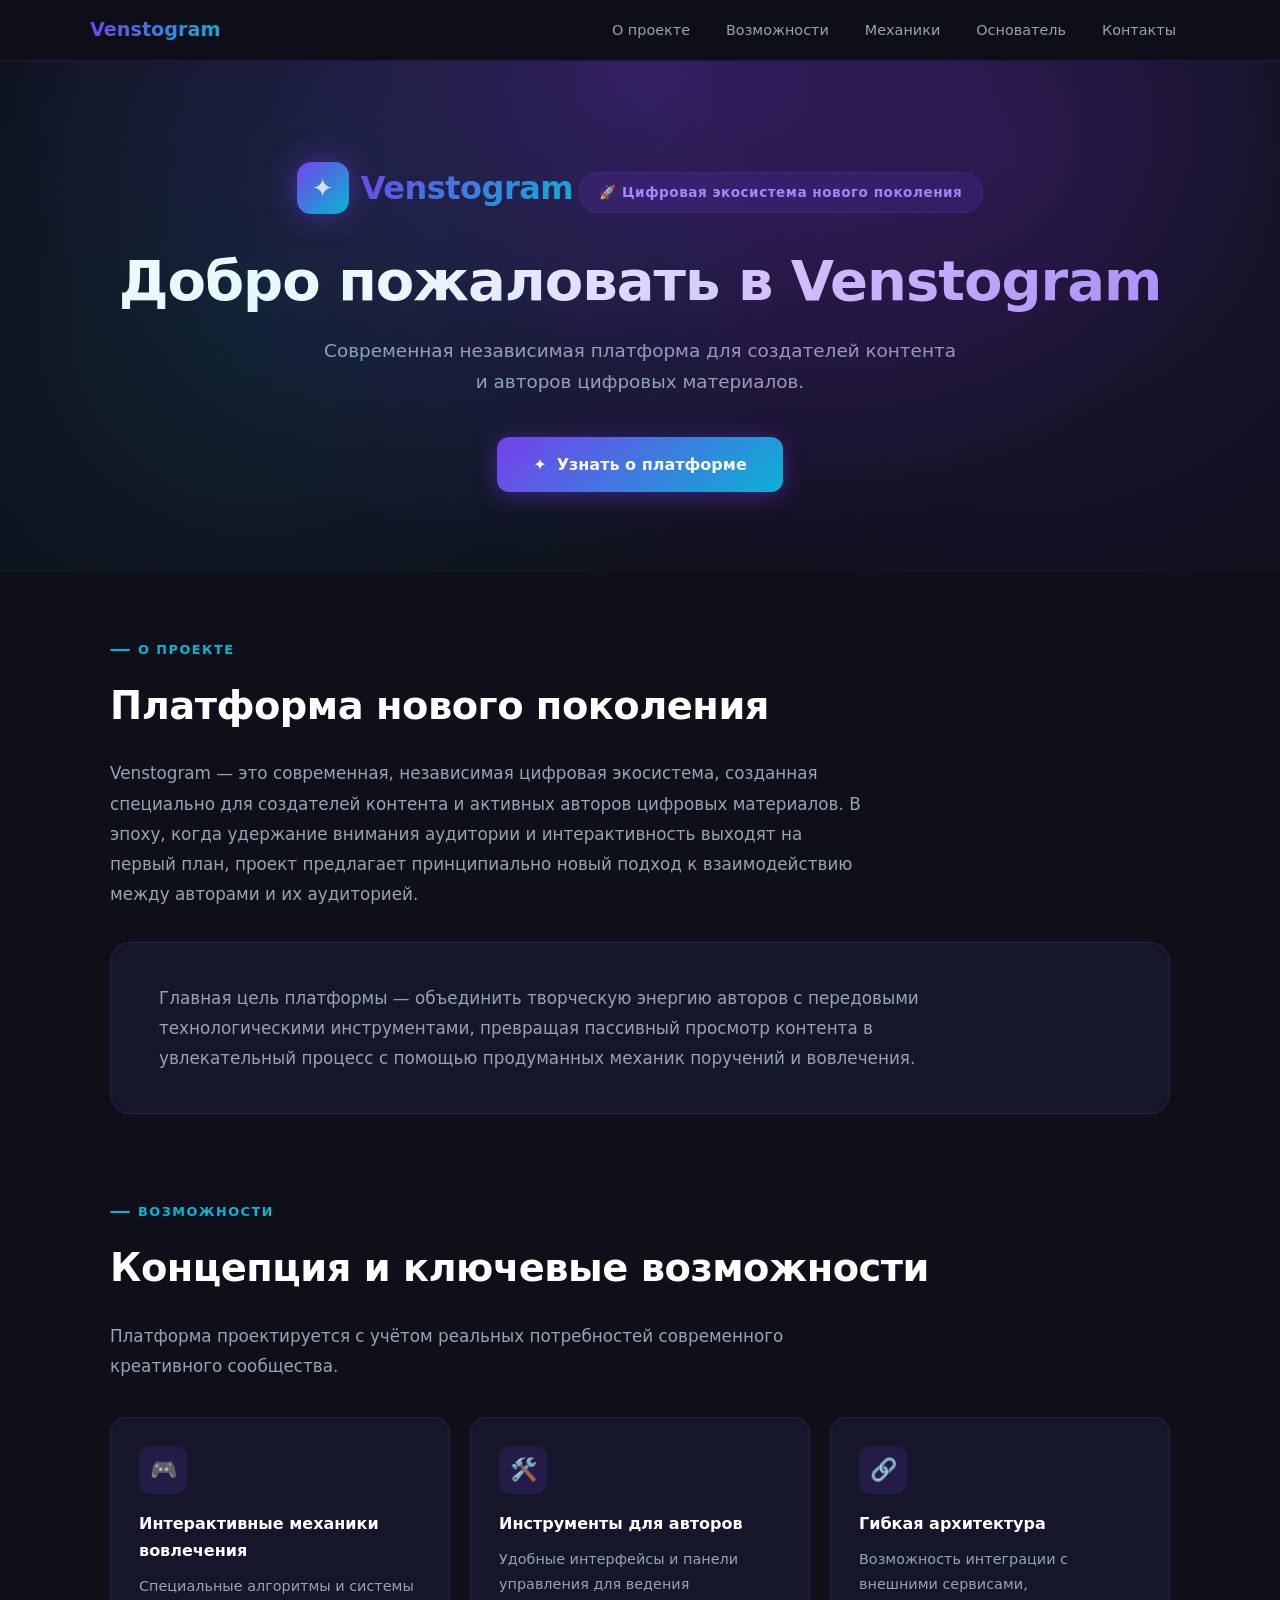
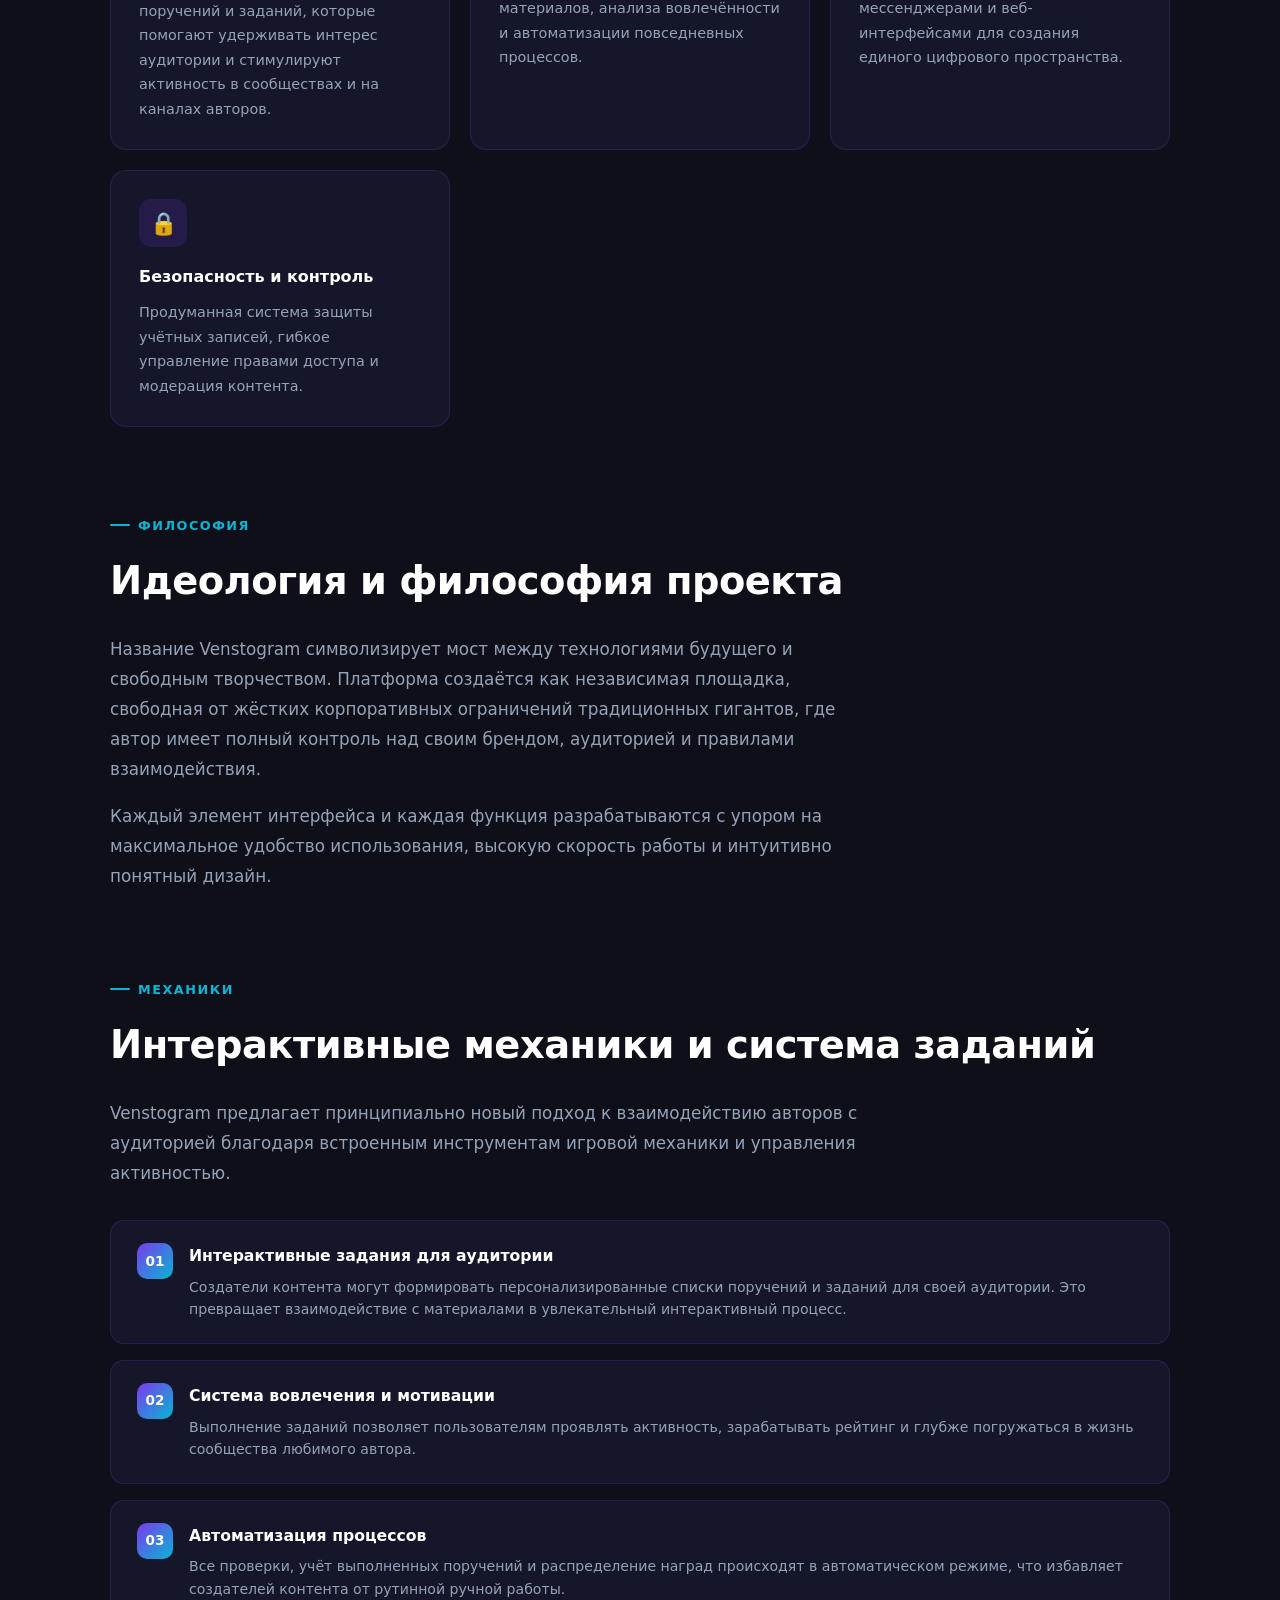
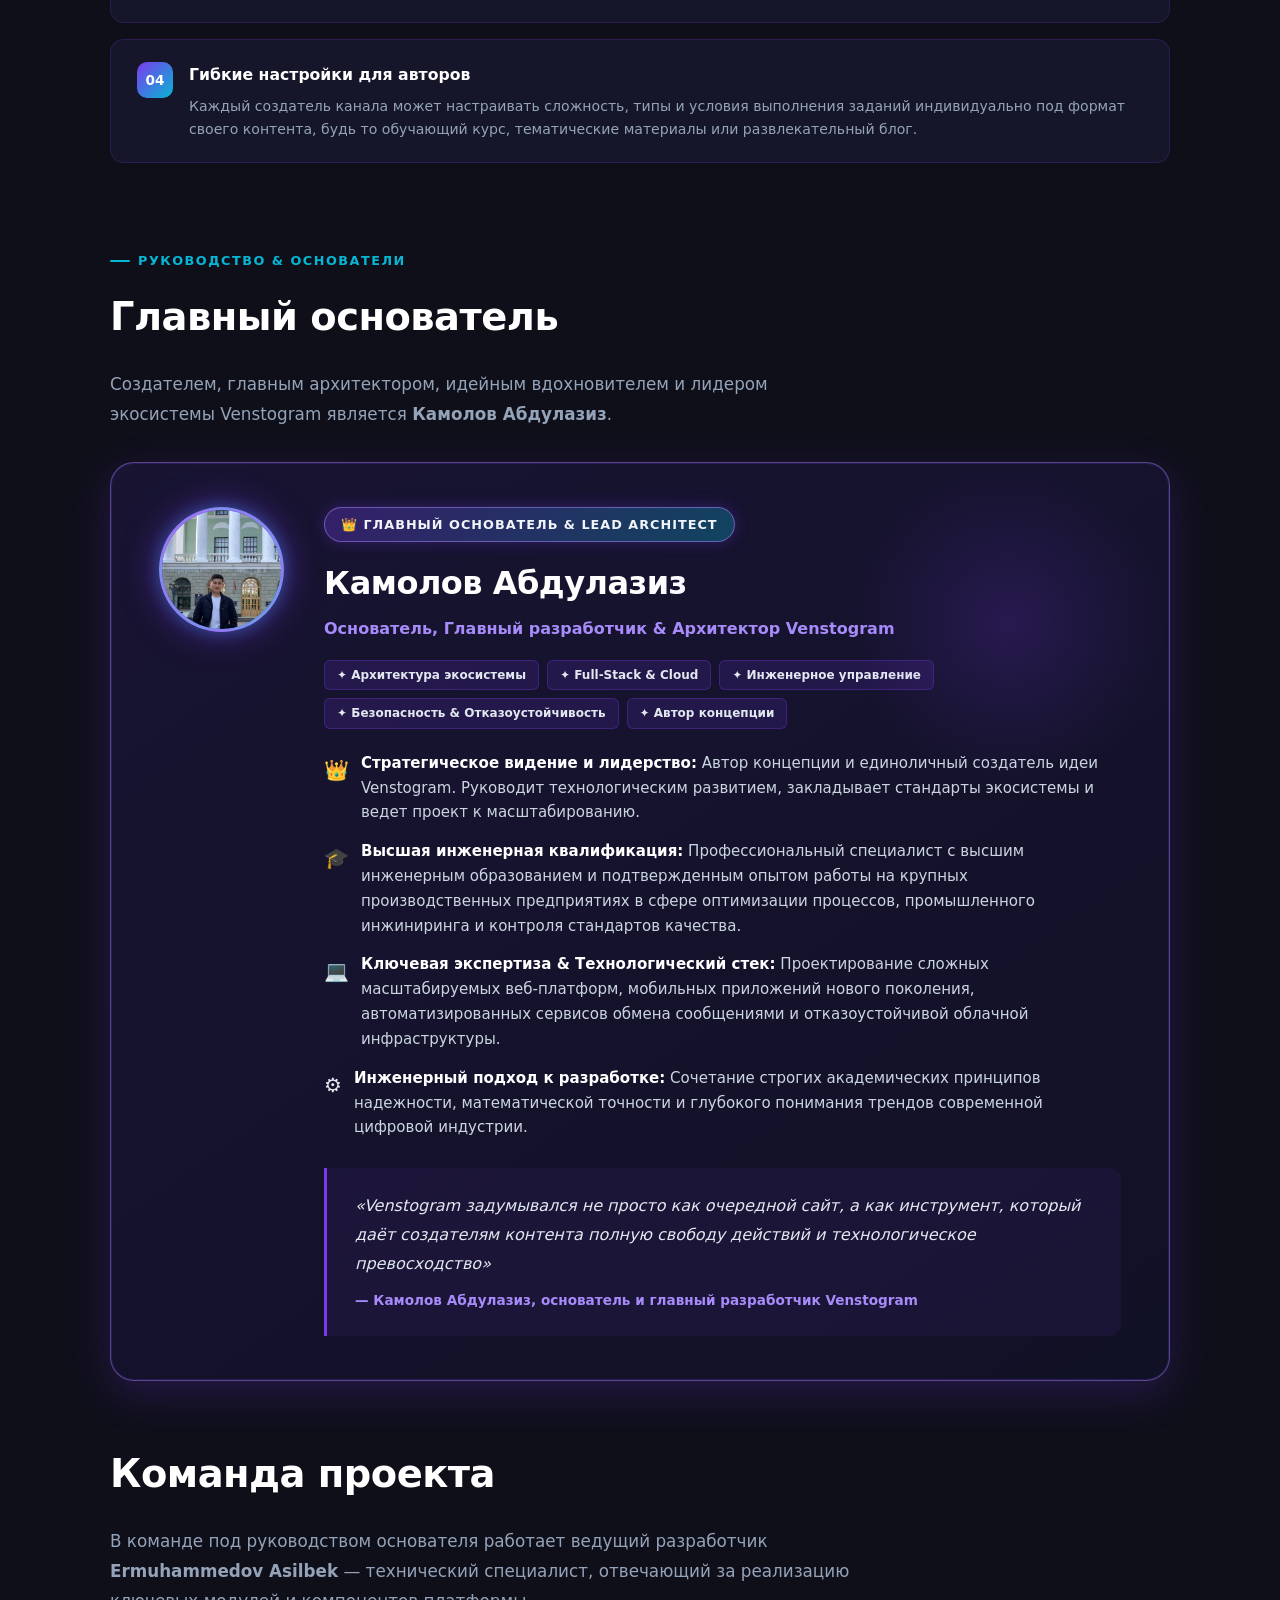
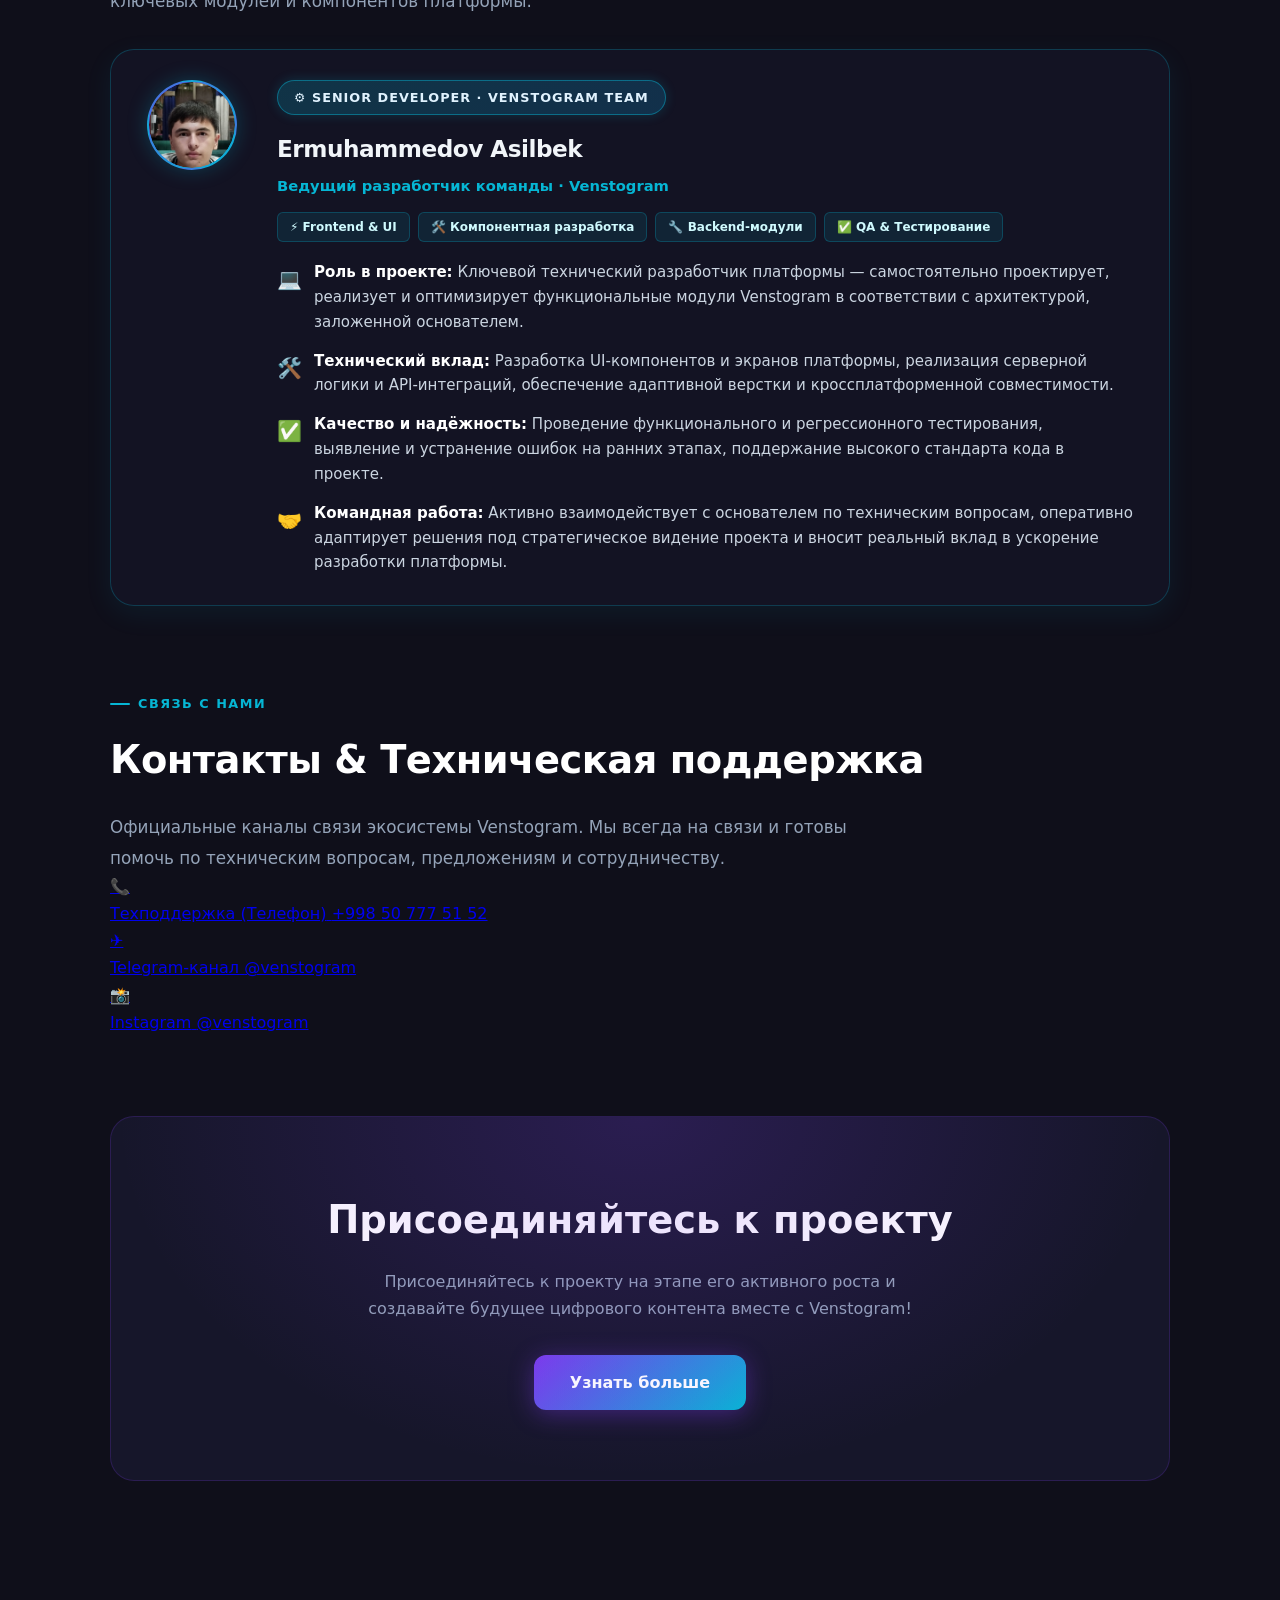
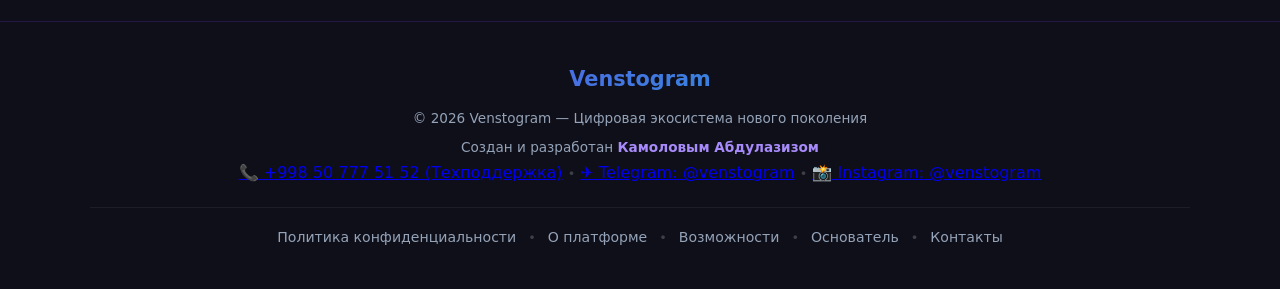
<file: index.html>
<!DOCTYPE html>
<html lang="ru">
<head>
  <meta charset="UTF-8" />
  <meta name="viewport" content="width=device-width, initial-scale=1.0" />
  <title>Venstogram — Цифровая экосистема нового поколения</title>
  <meta name="description" content="Venstogram — независимая цифровая экосистема для создателей контента и авторов цифровых материалов. Официальный сайт платформы." />
  <meta name="theme-color" content="#0f0f1a" />
  
  <!-- Favicon & PWA -->
  <link rel="icon" type="image/png" sizes="96x96" href="icons/icon-96.png" />
  <link rel="apple-touch-icon" href="icons/icon-192.png" />
  <link rel="manifest" href="manifest.json" />

  <!-- Open Graph / Telegram / WhatsApp preview -->
  <meta property="og:type" content="website" />
  <meta property="og:title" content="Venstogram — Цифровая экосистема нового поколения" />
  <meta property="og:description" content="Современная независимая платформа для создателей контента, интерактивные механики и мобильное приложение." />
  <meta property="og:image" content="icons/icon-512.png" />

  <link rel="stylesheet" href="style.css" />
</head>
<body>

  <!-- NAV -->
  <nav>
    <div class="nav-inner">
      <a href="#" class="nav-logo">Venstogram</a>
      <ul class="nav-links">
        <li><a href="#about">О проекте</a></li>
        <li><a href="#features">Возможности</a></li>
        <li><a href="#mechanics">Механики</a></li>
        <li><a href="#founder">Основатель</a></li>
        <li><a href="#contacts">Контакты</a></li>
      </ul>
    </div>
  </nav>

  <!-- HERO -->
  <header>
    <div class="logo">
      <div class="logo-icon">✦</div>
      <span class="logo-text">Venstogram</span>
    </div>
    <div class="hero-badge">🚀 Цифровая экосистема нового поколения</div>
    <h1>Добро пожаловать в Venstogram</h1>
    <p class="subtitle">
      Современная независимая платформа для создателей контента и авторов цифровых материалов.
    </p>
    <div class="hero-actions">
      <a href="#about" class="btn-primary hero-btn">
        <span>✦</span> Узнать о платформе
      </a>
    </div>
  </header>

  <!-- MAIN -->
  <main>

    <!-- О ПРОЕКТЕ -->
    <section id="about">
      <span class="section-label">О проекте</span>
      <h2 class="section-title">Платформа нового поколения</h2>
      <p class="section-text">
        Venstogram — это современная, независимая цифровая экосистема, созданная специально для создателей контента и активных авторов цифровых материалов. В эпоху, когда удержание внимания аудитории и интерактивность выходят на первый план, проект предлагает принципиально новый подход к взаимодействию между авторами и их аудиторией.
      </p>
      <div class="about-block">
        <p class="section-text">
          Главная цель платформы — объединить творческую энергию авторов с передовыми технологическими инструментами, превращая пассивный просмотр контента в увлекательный процесс с помощью продуманных механик поручений и вовлечения.
        </p>
      </div>
    </section>

    <!-- КЛЮЧЕВЫЕ ВОЗМОЖНОСТИ -->
    <section id="features">
      <span class="section-label">Возможности</span>
      <h2 class="section-title">Концепция и ключевые возможности</h2>
      <p class="section-text">
        Платформа проектируется с учётом реальных потребностей современного креативного сообщества.
      </p>

      <div class="features-grid">
        <div class="feature-card">
          <div class="feature-icon">🎮</div>
          <h3>Интерактивные механики вовлечения</h3>
          <p>Специальные алгоритмы и системы поручений и заданий, которые помогают удерживать интерес аудитории и стимулируют активность в сообществах и на каналах авторов.</p>
        </div>

        <div class="feature-card">
          <div class="feature-icon">🛠️</div>
          <h3>Инструменты для авторов</h3>
          <p>Удобные интерфейсы и панели управления для ведения материалов, анализа вовлечённости и автоматизации повседневных процессов.</p>
        </div>

        <div class="feature-card">
          <div class="feature-icon">🔗</div>
          <h3>Гибкая архитектура</h3>
          <p>Возможность интеграции с внешними сервисами, мессенджерами и веб-интерфейсами для создания единого цифрового пространства.</p>
        </div>

        <div class="feature-card">
          <div class="feature-icon">🔒</div>
          <h3>Безопасность и контроль</h3>
          <p>Продуманная система защиты учётных записей, гибкое управление правами доступа и модерация контента.</p>
        </div>
      </div>
    </section>

    <!-- ИДЕОЛОГИЯ -->
    <section id="philosophy">
      <span class="section-label">Философия</span>
      <h2 class="section-title">Идеология и философия проекта</h2>
      <p class="section-text">
        Название Venstogram символизирует мост между технологиями будущего и свободным творчеством. Платформа создаётся как независимая площадка, свободная от жёстких корпоративных ограничений традиционных гигантов, где автор имеет полный контроль над своим брендом, аудиторией и правилами взаимодействия.
      </p>
      <p class="section-text">
        Каждый элемент интерфейса и каждая функция разрабатываются с упором на максимальное удобство использования, высокую скорость работы и интуитивно понятный дизайн.
      </p>
    </section>

    <!-- МЕХАНИКИ -->
    <section id="mechanics">
      <span class="section-label">Механики</span>
      <h2 class="section-title">Интерактивные механики и система заданий</h2>
      <p class="section-text">
        Venstogram предлагает принципиально новый подход к взаимодействию авторов с аудиторией благодаря встроенным инструментам игровой механики и управления активностью.
      </p>

      <div class="mechanics-list">
        <div class="mechanic-item">
          <div class="mechanic-num">01</div>
          <div>
            <h4>Интерактивные задания для аудитории</h4>
            <p>Создатели контента могут формировать персонализированные списки поручений и заданий для своей аудитории. Это превращает взаимодействие с материалами в увлекательный интерактивный процесс.</p>
          </div>
        </div>

        <div class="mechanic-item">
          <div class="mechanic-num">02</div>
          <div>
            <h4>Система вовлечения и мотивации</h4>
            <p>Выполнение заданий позволяет пользователям проявлять активность, зарабатывать рейтинг и глубже погружаться в жизнь сообщества любимого автора.</p>
          </div>
        </div>

        <div class="mechanic-item">
          <div class="mechanic-num">03</div>
          <div>
            <h4>Автоматизация процессов</h4>
            <p>Все проверки, учёт выполненных поручений и распределение наград происходят в автоматическом режиме, что избавляет создателей контента от рутинной ручной работы.</p>
          </div>
        </div>

        <div class="mechanic-item">
          <div class="mechanic-num">04</div>
          <div>
            <h4>Гибкие настройки для авторов</h4>
            <p>Каждый создатель канала может настраивать сложность, типы и условия выполнения заданий индивидуально под формат своего контента, будь то обучающий курс, тематические материалы или развлекательный блог.</p>
          </div>
        </div>
      </div>
    </section>

    <!-- ОСНОВАТЕЛЬ -->
    <section id="founder">
      <span class="section-label">Руководство & Основатели</span>
      <h2 class="section-title">Главный основатель</h2>
      <p class="section-text">
        Создателем, главным архитектором, идейным вдохновителем и лидером экосистемы Venstogram является <strong>Камолов Абдулазиз</strong>.
      </p>

      <div class="founder-card founder-card--lead">
        <div class="founder-avatar founder-avatar--lead"><img src="founder_photo.jpg" alt="Камолов Абдулазиз" /></div>
        <div>
          <div class="founder-badge">👑 Главный Основатель & Lead Architect</div>
          <div class="founder-name">Камолов Абдулазиз</div>
          <div class="founder-role">Основатель, Главный разработчик & Архитектор Venstogram</div>

          <div class="founder-tags">
            <span class="founder-tag">✦ Архитектура экосистемы</span>
            <span class="founder-tag">✦ Full-Stack & Cloud</span>
            <span class="founder-tag">✦ Инженерное управление</span>
            <span class="founder-tag">✦ Безопасность & Отказоустойчивость</span>
            <span class="founder-tag">✦ Автор концепции</span>
          </div>

          <div class="founder-details">
            <div class="founder-detail">
              <span class="founder-detail-icon">👑</span>
              <p><strong>Стратегическое видение и лидерство:</strong> Автор концепции и единоличный создатель идеи Venstogram. Руководит технологическим развитием, закладывает стандарты экосистемы и ведет проект к масштабированию.</p>
            </div>
            <div class="founder-detail">
              <span class="founder-detail-icon">🎓</span>
              <p><strong>Высшая инженерная квалификация:</strong> Профессиональный специалист с высшим инженерным образованием и подтвержденным опытом работы на крупных производственных предприятиях в сфере оптимизации процессов, промышленного инжиниринга и контроля стандартов качества.</p>
            </div>
            <div class="founder-detail">
              <span class="founder-detail-icon">💻</span>
              <p><strong>Ключевая экспертиза & Технологический стек:</strong> Проектирование сложных масштабируемых веб-платформ, мобильных приложений нового поколения, автоматизированных сервисов обмена сообщениями и отказоустойчивой облачной инфраструктуры.</p>
            </div>
            <div class="founder-detail">
              <span class="founder-detail-icon">⚙️</span>
              <p><strong>Инженерный подход к разработке:</strong> Сочетание строгих академических принципов надежности, математической точности и глубокого понимания трендов современной цифровой индустрии.</p>
            </div>
          </div>

          <div class="quote-block">
            <p>«Venstogram задумывался не просто как очередной сайт, а как инструмент, который даёт создателям контента полную свободу действий и технологическое превосходство»</p>
            <cite>— Камолов Абдулазиз, основатель и главный разработчик Venstogram</cite>
          </div>
        </div>
      </div>

      <!-- КОМАНДА — второй участник -->
      <h2 class="section-title" style="margin-top: 60px;">Команда проекта</h2>
      <p class="section-text">
        В команде под руководством основателя работает ведущий разработчик <strong>Ermuhammedov Asilbek</strong> — технический специалист, отвечающий за реализацию ключевых модулей и компонентов платформы.
      </p>

      <div class="founder-card founder-card--team">
        <div class="founder-avatar"><img src="asilbek_photo.png" alt="Ermuhammedov Asilbek" /></div>
        <div>
          <div class="founder-badge founder-badge--dev">⚙️ Senior Developer · Venstogram Team</div>
          <div class="founder-name">Ermuhammedov Asilbek</div>
          <div class="founder-role">Ведущий разработчик команды · Venstogram</div>

          <div class="founder-tags founder-tags--team">
            <span class="founder-tag founder-tag--team">⚡ Frontend & UI</span>
            <span class="founder-tag founder-tag--team">🛠️ Компонентная разработка</span>
            <span class="founder-tag founder-tag--team">🔧 Backend-модули</span>
            <span class="founder-tag founder-tag--team">✅ QA & Тестирование</span>
          </div>

          <div class="founder-details">
            <div class="founder-detail">
              <span class="founder-detail-icon">💻</span>
              <p><strong>Роль в проекте:</strong> Ключевой технический разработчик платформы — самостоятельно проектирует, реализует и оптимизирует функциональные модули Venstogram в соответствии с архитектурой, заложенной основателем.</p>
            </div>
            <div class="founder-detail">
              <span class="founder-detail-icon">🛠️</span>
              <p><strong>Технический вклад:</strong> Разработка UI-компонентов и экранов платформы, реализация серверной логики и API-интеграций, обеспечение адаптивной верстки и кроссплатформенной совместимости.</p>
            </div>
            <div class="founder-detail">
              <span class="founder-detail-icon">✅</span>
              <p><strong>Качество и надёжность:</strong> Проведение функционального и регрессионного тестирования, выявление и устранение ошибок на ранних этапах, поддержание высокого стандарта кода в проекте.</p>
            </div>
            <div class="founder-detail">
              <span class="founder-detail-icon">🤝</span>
              <p><strong>Командная работа:</strong> Активно взаимодействует с основателем по техническим вопросам, оперативно адаптирует решения под стратегическое видение проекта и вносит реальный вклад в ускорение разработки платформы.</p>
            </div>
          </div>
        </div>
      </div>
    </section>

    <!-- КОНТАКТЫ & ТЕХПОДДЕРЖКА -->
    <section id="contacts">
      <span class="section-label">Связь с нами</span>
      <h2 class="section-title">Контакты & Техническая поддержка</h2>
      <p class="section-text">
        Официальные каналы связи экосистемы Venstogram. Мы всегда на связи и готовы помочь по техническим вопросам, предложениям и сотрудничеству.
      </p>

      <div class="contacts-grid">
        <a href="tel:+998507775152" class="contact-card">
          <div class="contact-icon">📞</div>
          <div class="contact-info">
            <span class="contact-label">Техподдержка (Телефон)</span>
            <span class="contact-val">+998 50 777 51 52</span>
          </div>
        </a>

        <a href="https://t.me/venstogram" target="_blank" rel="noopener noreferrer" class="contact-card">
          <div class="contact-icon">✈️</div>
          <div class="contact-info">
            <span class="contact-label">Telegram-канал</span>
            <span class="contact-val">@venstogram</span>
          </div>
        </a>

        <a href="https://instagram.com/venstogram" target="_blank" rel="noopener noreferrer" class="contact-card">
          <div class="contact-icon">📸</div>
          <div class="contact-info">
            <span class="contact-label">Instagram</span>
            <span class="contact-val">@venstogram</span>
          </div>
        </a>
      </div>
    </section>

    <!-- CTA -->
    <section>
      <div class="cta-section">
        <h2>Присоединяйтесь к проекту</h2>
        <p>Присоединяйтесь к проекту на этапе его активного роста и создавайте будущее цифрового контента вместе с Venstogram!</p>
        <a href="#about" class="btn-primary">Узнать больше</a>
      </div>
    </section>

  </main>

  <!-- FOOTER -->
  <footer>
    <div class="footer-inner">
      <div class="footer-logo">Venstogram</div>
      <div class="footer-copy">© 2026 Venstogram — Цифровая экосистема нового поколения</div>
      <div class="footer-author">Создан и разработан <strong>Камоловым Абдулазизом</strong></div>
      
      <!-- Социальные сети и поддержка -->
      <div class="footer-contacts">
        <a href="tel:+998507775152" class="footer-contact-link">📞 +998 50 777 51 52 (Техподдержка)</a>
        <span class="footer-dot">•</span>
        <a href="https://t.me/venstogram" target="_blank" rel="noopener noreferrer" class="footer-contact-link">✈️ Telegram: @venstogram</a>
        <span class="footer-dot">•</span>
        <a href="https://instagram.com/venstogram" target="_blank" rel="noopener noreferrer" class="footer-contact-link">📸 Instagram: @venstogram</a>
      </div>

      <!-- Юридические ссылки и навигация для Google Play и пользователей -->
      <div class="footer-nav">
        <a href="privacy.html">Политика конфиденциальности</a>
        <span class="footer-dot">•</span>
        <a href="#about">О платформе</a>
        <span class="footer-dot">•</span>
        <a href="#features">Возможности</a>
        <span class="footer-dot">•</span>
        <a href="#founder">Основатель</a>
        <span class="footer-dot">•</span>
        <a href="#contacts">Контакты</a>
      </div>
    </div>
  </footer>

  <script src="app.js"></script>
</body>
</html>
</file>
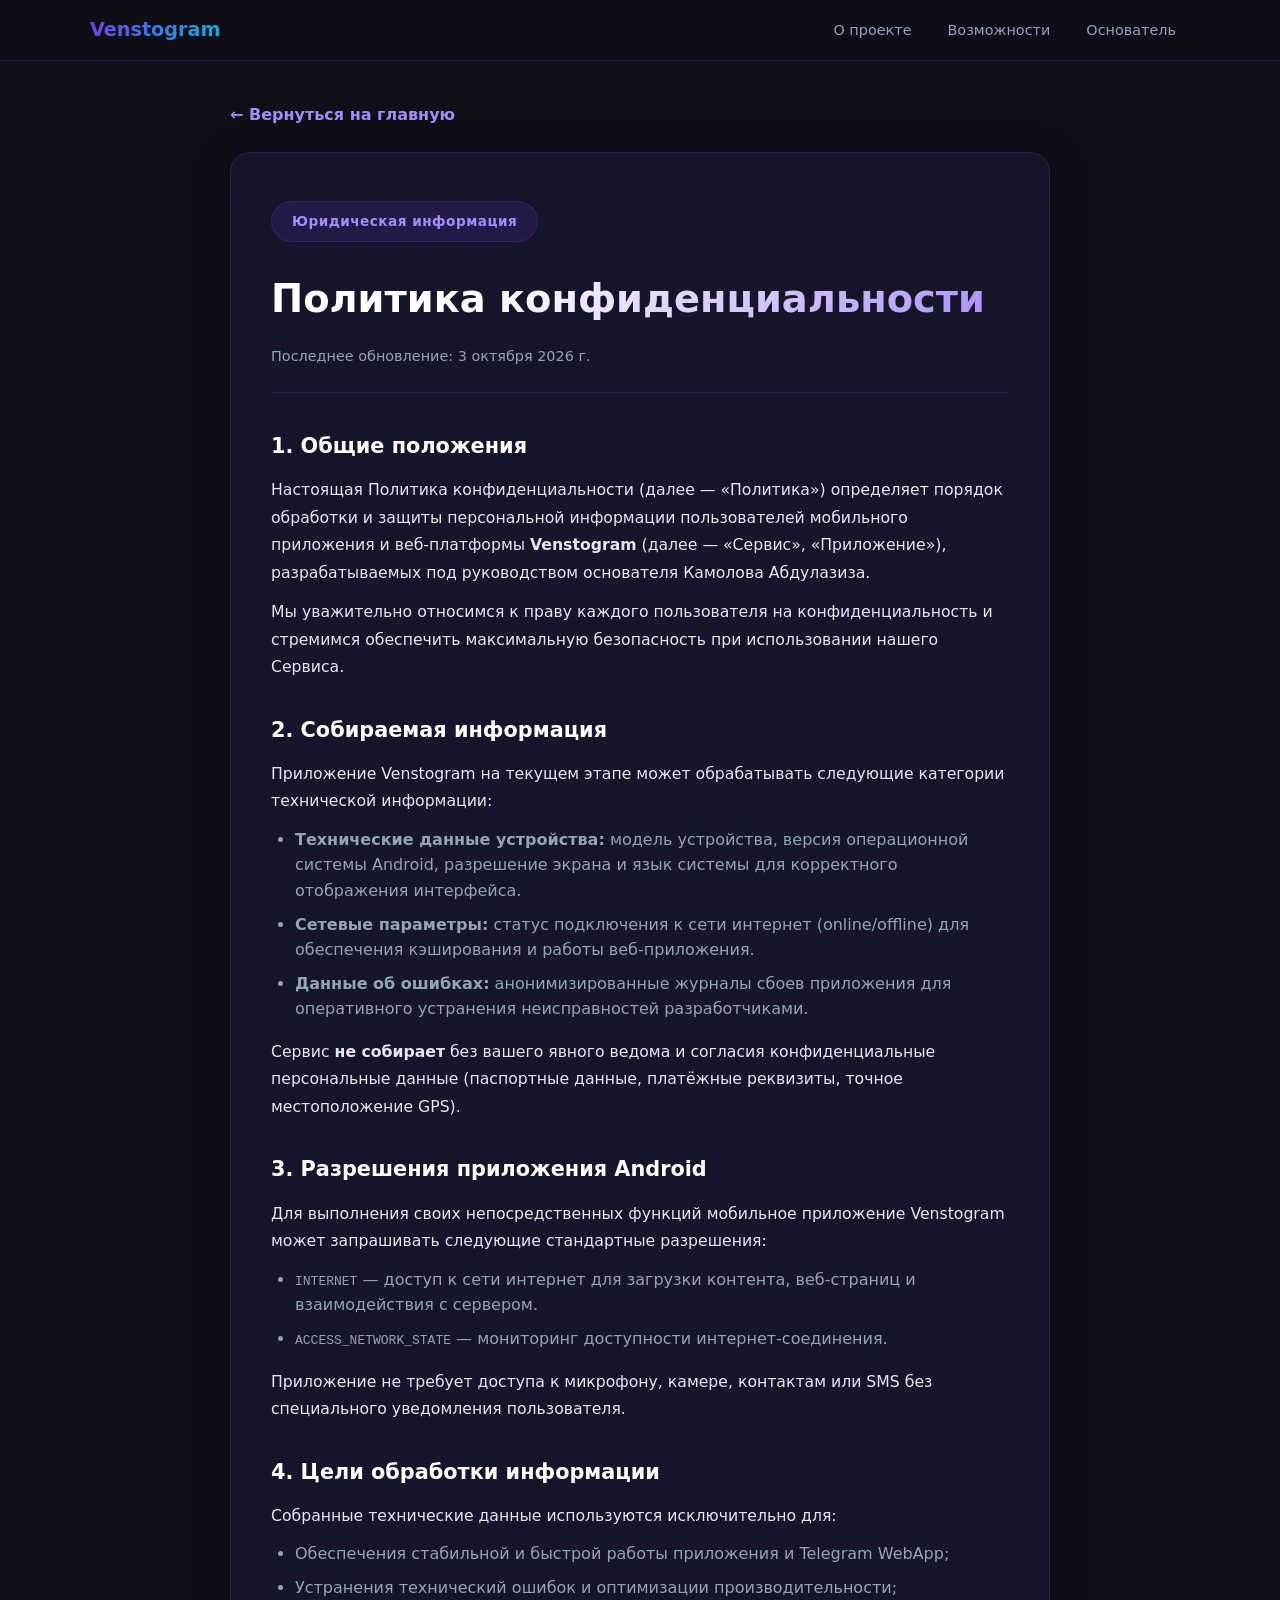
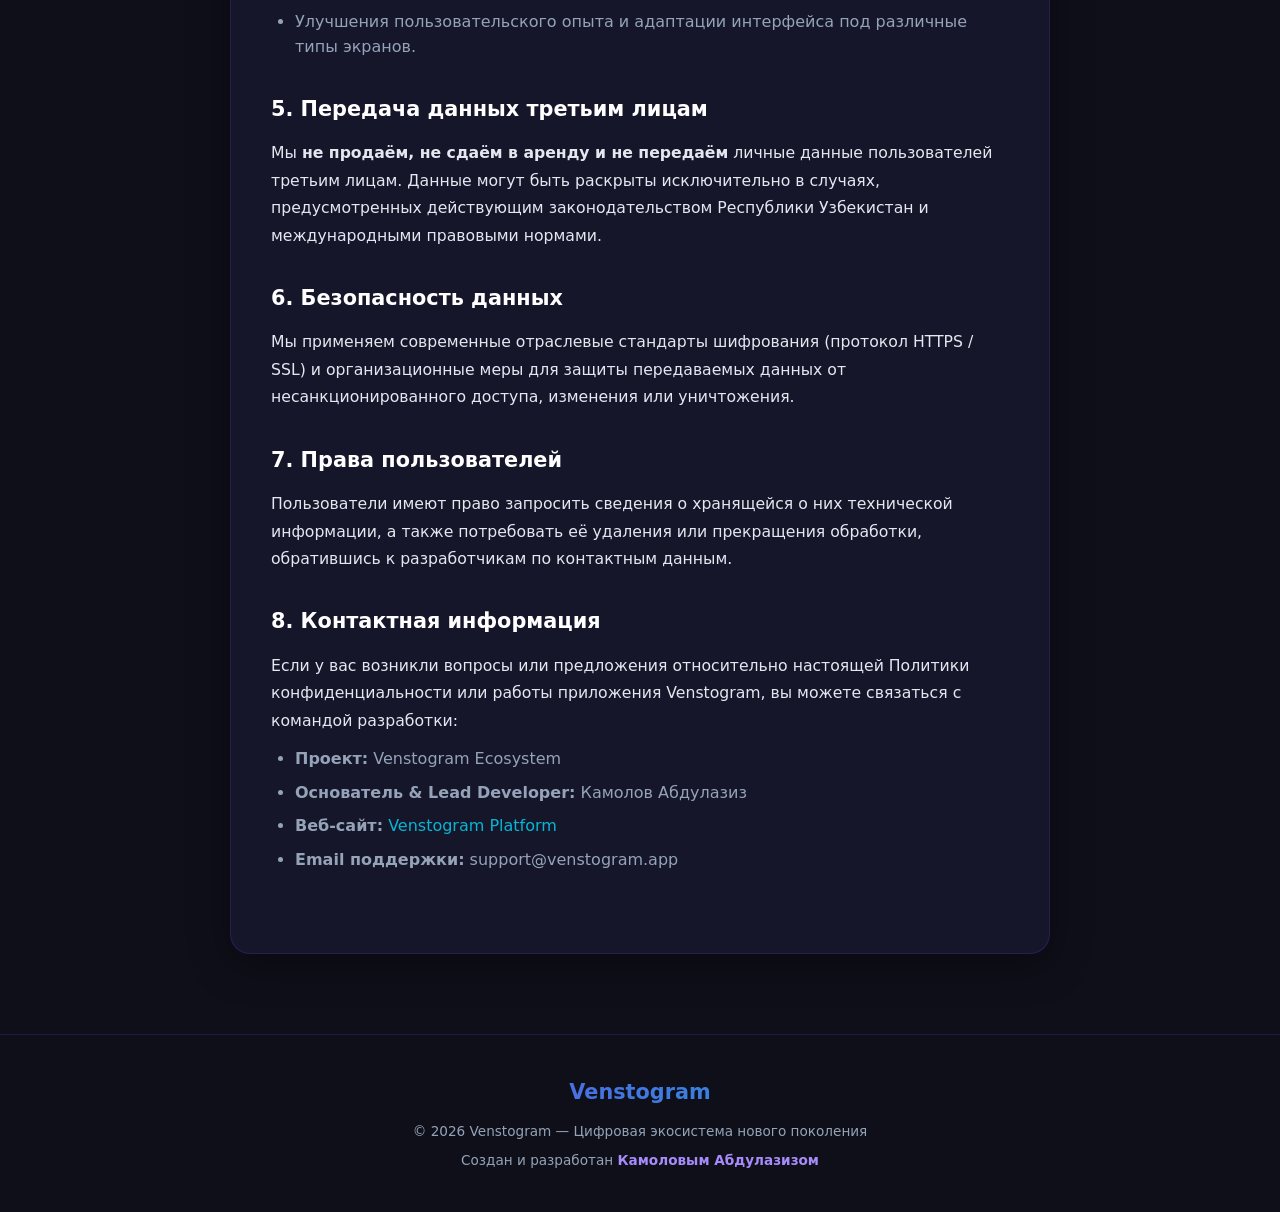
<file: privacy.html>
<!DOCTYPE html>
<html lang="ru">
<head>
  <meta charset="UTF-8" />
  <meta name="viewport" content="width=device-width, initial-scale=1.0" />
  <title>Политика конфиденциальности — Venstogram</title>
  <meta name="description" content="Политика конфиденциальности цифровой экосистемы Venstogram. Информация об обработке данных и защите пользователей." />
  <link rel="icon" type="image/png" sizes="96x96" href="icons/icon-96.png" />
  <link rel="apple-touch-icon" href="icons/icon-192.png" />
  <link rel="stylesheet" href="style.css" />
  <style>
    .privacy-container {
      max-width: 860px;
      margin: 40px auto 80px;
      padding: 0 20px;
    }
    .privacy-card {
      background: var(--card-bg);
      border: 1px solid var(--border);
      border-radius: 20px;
      padding: 48px 40px;
      box-shadow: 0 10px 40px rgba(0, 0, 0, 0.4);
    }
    .privacy-header {
      margin-bottom: 36px;
      padding-bottom: 24px;
      border-bottom: 1px solid var(--border);
    }
    .privacy-header h1 {
      font-size: clamp(1.8rem, 4vw, 2.4rem);
      margin-bottom: 12px;
      background: linear-gradient(135deg, #fff 30%, var(--primary-light));
      -webkit-background-clip: text;
      -webkit-text-fill-color: transparent;
      background-clip: text;
    }
    .privacy-updated {
      color: var(--muted);
      font-size: 0.9rem;
    }
    .privacy-section {
      margin-bottom: 32px;
    }
    .privacy-section h2 {
      font-size: 1.3rem;
      color: #fff;
      margin-bottom: 12px;
      display: flex;
      align-items: center;
      gap: 10px;
    }
    .privacy-section p {
      color: var(--text);
      font-size: 0.98rem;
      line-height: 1.75;
      margin-bottom: 12px;
    }
    .privacy-section ul {
      margin: 12px 0 16px 24px;
      color: var(--muted);
    }
    .privacy-section li {
      margin-bottom: 8px;
      line-height: 1.6;
    }
    .back-btn {
      display: inline-flex;
      align-items: center;
      gap: 8px;
      color: var(--primary-light);
      text-decoration: none;
      font-weight: 600;
      margin-bottom: 24px;
      transition: color 0.2s;
    }
    .back-btn:hover {
      color: #fff;
    }
    @media (max-width: 640px) {
      .privacy-card {
        padding: 28px 20px;
      }
    }
  </style>
</head>
<body>

  <!-- NAV -->
  <nav>
    <div class="nav-inner">
      <a href="index.html" class="nav-logo">Venstogram</a>
      <ul class="nav-links">
        <li><a href="index.html#about">О проекте</a></li>
        <li><a href="index.html#features">Возможности</a></li>
        <li><a href="index.html#founder">Основатель</a></li>
      </ul>
    </div>
  </nav>

  <!-- CONTENT -->
  <main class="privacy-container">
    <a href="index.html" class="back-btn">← Вернуться на главную</a>

    <div class="privacy-card">
      <div class="privacy-header">
        <div class="hero-badge">Юридическая информация</div>
        <h1>Политика конфиденциальности</h1>
        <p class="privacy-updated">Последнее обновление: 3 октября 2026 г.</p>
      </div>

      <div class="privacy-section">
        <h2>1. Общие положения</h2>
        <p>
          Настоящая Политика конфиденциальности (далее — «Политика») определяет порядок обработки и защиты персональной информации пользователей мобильного приложения и веб-платформы <strong>Venstogram</strong> (далее — «Сервис», «Приложение»), разрабатываемых под руководством основателя Камолова Абдулазиза.
        </p>
        <p>
          Мы уважительно относимся к праву каждого пользователя на конфиденциальность и стремимся обеспечить максимальную безопасность при использовании нашего Сервиса.
        </p>
      </div>

      <div class="privacy-section">
        <h2>2. Собираемая информация</h2>
        <p>Приложение Venstogram на текущем этапе может обрабатывать следующие категории технической информации:</p>
        <ul>
          <li><strong>Технические данные устройства:</strong> модель устройства, версия операционной системы Android, разрешение экрана и язык системы для корректного отображения интерфейса.</li>
          <li><strong>Сетевые параметры:</strong> статус подключения к сети интернет (online/offline) для обеспечения кэширования и работы веб-приложения.</li>
          <li><strong>Данные об ошибках:</strong> анонимизированные журналы сбоев приложения для оперативного устранения неисправностей разработчиками.</li>
        </ul>
        <p>
          Сервис <strong>не собирает</strong> без вашего явного ведома и согласия конфиденциальные персональные данные (паспортные данные, платёжные реквизиты, точное местоположение GPS).
        </p>
      </div>

      <div class="privacy-section">
        <h2>3. Разрешения приложения Android</h2>
        <p>Для выполнения своих непосредственных функций мобильное приложение Venstogram может запрашивать следующие стандартные разрешения:</p>
        <ul>
          <li><code>INTERNET</code> — доступ к сети интернет для загрузки контента, веб-страниц и взаимодействия с сервером.</li>
          <li><code>ACCESS_NETWORK_STATE</code> — мониторинг доступности интернет-соединения.</li>
        </ul>
        <p>Приложение не требует доступа к микрофону, камере, контактам или SMS без специального уведомления пользователя.</p>
      </div>

      <div class="privacy-section">
        <h2>4. Цели обработки информации</h2>
        <p>Собранные технические данные используются исключительно для:</p>
        <ul>
          <li>Обеспечения стабильной и быстрой работы приложения и Telegram WebApp;</li>
          <li>Устранения технический ошибок и оптимизации производительности;</li>
          <li>Улучшения пользовательского опыта и адаптации интерфейса под различные типы экранов.</li>
        </ul>
      </div>

      <div class="privacy-section">
        <h2>5. Передача данных третьим лицам</h2>
        <p>
          Мы <strong>не продаём, не сдаём в аренду и не передаём</strong> личные данные пользователей третьим лицам. Данные могут быть раскрыты исключительно в случаях, предусмотренных действующим законодательством Республики Узбекистан и международными правовыми нормами.
        </p>
      </div>

      <div class="privacy-section">
        <h2>6. Безопасность данных</h2>
        <p>
          Мы применяем современные отраслевые стандарты шифрования (протокол HTTPS / SSL) и организационные меры для защиты передаваемых данных от несанкционированного доступа, изменения или уничтожения.
        </p>
      </div>

      <div class="privacy-section">
        <h2>7. Права пользователей</h2>
        <p>
          Пользователи имеют право запросить сведения о хранящейся о них технической информации, а также потребовать её удаления или прекращения обработки, обратившись к разработчикам по контактным данным.
        </p>
      </div>

      <div class="privacy-section">
        <h2>8. Контактная информация</h2>
        <p>
          Если у вас возникли вопросы или предложения относительно настоящей Политики конфиденциальности или работы приложения Venstogram, вы можете связаться с командой разработки:
        </p>
        <ul>
          <li><strong>Проект:</strong> Venstogram Ecosystem</li>
          <li><strong>Основатель & Lead Developer:</strong> Камолов Абдулазиз</li>
          <li><strong>Веб-сайт:</strong> <a href="index.html" style="color: var(--accent); text-decoration: none;">Venstogram Platform</a></li>
          <li><strong>Email поддержки:</strong> support@venstogram.app</li>
        </ul>
      </div>
    </div>
  </main>

  <!-- FOOTER -->
  <footer>
    <div class="footer-inner">
      <div class="footer-logo">Venstogram</div>
      <div class="footer-copy">© 2026 Venstogram — Цифровая экосистема нового поколения</div>
      <div class="footer-author">Создан и разработан <strong>Камоловым Абдулазизом</strong></div>
    </div>
  </footer>

</body>
</html>
</file>
<file: style.css>
/* ===== RESET & BASE ===== */
*, *::before, *::after {
  box-sizing: border-box;
  margin: 0;
  padding: 0;
}

:root {
  --primary: #7c3aed;
  --primary-light: #a78bfa;
  --accent: #06b6d4;
  --dark: #0f0f1a;
  --card-bg: #16162a;
  --text: #e2e8f0;
  --muted: #94a3b8;
  --border: rgba(124, 58, 237, 0.2);
  --gradient: linear-gradient(135deg, #7c3aed, #06b6d4);
}

html {
  scroll-behavior: smooth;
}

body {
  font-family: 'Segoe UI', system-ui, -apple-system, sans-serif;
  background: var(--dark);
  color: var(--text);
  line-height: 1.7;
  min-height: 100vh;
}

/* ===== HEADER / HERO ===== */
header {
  position: relative;
  overflow: hidden;
  padding: 100px 20px 80px;
  text-align: center;
  background: radial-gradient(ellipse at 50% 0%, rgba(124, 58, 237, 0.3) 0%, transparent 70%);
}

header::before {
  content: '';
  position: absolute;
  inset: 0;
  background: 
    radial-gradient(circle at 20% 50%, rgba(6, 182, 212, 0.1) 0%, transparent 50%),
    radial-gradient(circle at 80% 20%, rgba(124, 58, 237, 0.15) 0%, transparent 50%);
  pointer-events: none;
}

.logo {
  display: inline-flex;
  align-items: center;
  gap: 12px;
  margin-bottom: 32px;
}

.logo-icon {
  width: 52px;
  height: 52px;
  border-radius: 14px;
  background: var(--gradient);
  display: flex;
  align-items: center;
  justify-content: center;
  font-size: 26px;
  box-shadow: 0 0 30px rgba(124, 58, 237, 0.5);
}

.logo-text {
  font-size: 2rem;
  font-weight: 800;
  background: var(--gradient);
  -webkit-background-clip: text;
  -webkit-text-fill-color: transparent;
  background-clip: text;
  letter-spacing: -0.5px;
}

header h1 {
  font-size: clamp(2rem, 5vw, 3.5rem);
  font-weight: 800;
  letter-spacing: -1px;
  line-height: 1.2;
  margin-bottom: 20px;
  background: linear-gradient(135deg, #fff 30%, var(--primary-light));
  -webkit-background-clip: text;
  -webkit-text-fill-color: transparent;
  background-clip: text;
}

header p.subtitle {
  font-size: 1.15rem;
  color: var(--muted);
  max-width: 640px;
  margin: 0 auto 40px;
}

.hero-badge {
  display: inline-block;
  padding: 8px 20px;
  border-radius: 999px;
  background: rgba(124, 58, 237, 0.15);
  border: 1px solid var(--border);
  color: var(--primary-light);
  font-size: 0.85rem;
  font-weight: 600;
  letter-spacing: 0.5px;
  margin-bottom: 24px;
}

/* ===== NAV ===== */
nav {
  position: sticky;
  top: 0;
  z-index: 100;
  background: rgba(15, 15, 26, 0.85);
  backdrop-filter: blur(16px);
  border-bottom: 1px solid var(--border);
  padding: 0 20px;
}

.nav-inner {
  max-width: 1100px;
  margin: 0 auto;
  display: flex;
  align-items: center;
  justify-content: space-between;
  height: 60px;
}

.nav-logo {
  font-size: 1.2rem;
  font-weight: 800;
  background: var(--gradient);
  -webkit-background-clip: text;
  -webkit-text-fill-color: transparent;
  background-clip: text;
}

.nav-links {
  display: flex;
  gap: 8px;
  list-style: none;
}

.nav-links a {
  color: var(--muted);
  text-decoration: none;
  font-size: 0.9rem;
  padding: 6px 14px;
  border-radius: 8px;
  transition: all 0.2s;
}

.nav-links a:hover {
  color: var(--text);
  background: rgba(255,255,255,0.05);
}

/* ===== MAIN CONTAINER ===== */
main {
  max-width: 1100px;
  margin: 0 auto;
  padding: 60px 20px;
}

/* ===== SECTIONS ===== */
section {
  margin-bottom: 80px;
}

.section-label {
  display: inline-flex;
  align-items: center;
  gap: 8px;
  font-size: 0.8rem;
  font-weight: 700;
  letter-spacing: 1.5px;
  text-transform: uppercase;
  color: var(--accent);
  margin-bottom: 12px;
}

.section-label::before {
  content: '';
  display: block;
  width: 20px;
  height: 2px;
  background: var(--accent);
  border-radius: 2px;
}

.section-title {
  font-size: clamp(1.6rem, 3vw, 2.4rem);
  font-weight: 800;
  letter-spacing: -0.5px;
  margin-bottom: 20px;
  color: #fff;
}

.section-text {
  font-size: 1.05rem;
  color: var(--muted);
  max-width: 760px;
  line-height: 1.8;
}

.section-text + .section-text {
  margin-top: 16px;
}

/* ===== ABOUT BLOCK ===== */
.about-block {
  background: var(--card-bg);
  border: 1px solid var(--border);
  border-radius: 20px;
  padding: 40px 48px;
  margin-top: 32px;
}

/* ===== FEATURES GRID ===== */
.features-grid {
  display: grid;
  grid-template-columns: repeat(auto-fit, minmax(260px, 1fr));
  gap: 20px;
  margin-top: 36px;
}

.feature-card {
  background: var(--card-bg);
  border: 1px solid var(--border);
  border-radius: 16px;
  padding: 28px;
  transition: transform 0.2s, border-color 0.2s, box-shadow 0.2s;
}

.feature-card:hover {
  transform: translateY(-4px);
  border-color: rgba(124, 58, 237, 0.5);
  box-shadow: 0 8px 32px rgba(124, 58, 237, 0.15);
}

.feature-icon {
  width: 48px;
  height: 48px;
  border-radius: 12px;
  background: rgba(124, 58, 237, 0.15);
  display: flex;
  align-items: center;
  justify-content: center;
  font-size: 22px;
  margin-bottom: 16px;
}

.feature-card h3 {
  font-size: 1rem;
  font-weight: 700;
  color: #fff;
  margin-bottom: 10px;
}

.feature-card p {
  font-size: 0.9rem;
  color: var(--muted);
  line-height: 1.7;
}

/* ===== FOUNDER CARD ===== */
/* ===== FOUNDER CARD (LEAD & TEAM) ===== */
.founder-card {
  display: grid;
  grid-template-columns: auto 1fr;
  gap: 40px;
  align-items: start;
  background: var(--card-bg);
  border: 1px solid var(--border);
  border-radius: 24px;
  padding: 44px 48px;
  margin-top: 32px;
  position: relative;
  overflow: hidden;
  transition: all 0.3s ease;
}

/* Премиальная карточка Главного Основателя */
.founder-card--lead {
  background: linear-gradient(145deg, #181432 0%, #111126 100%);
  border: 1px solid rgba(167, 139, 250, 0.45);
  box-shadow: 0 12px 40px rgba(124, 58, 237, 0.22), 0 0 0 1px rgba(124, 58, 237, 0.2) inset;
}

.founder-card--lead::before {
  content: '';
  position: absolute;
  top: 0;
  right: 0;
  width: 320px;
  height: 320px;
  background: radial-gradient(circle, rgba(124, 58, 237, 0.18) 0%, transparent 70%);
  pointer-events: none;
}

.founder-badge {
  display: inline-flex;
  align-items: center;
  gap: 6px;
  padding: 6px 16px;
  background: linear-gradient(135deg, rgba(124, 58, 237, 0.3), rgba(6, 182, 212, 0.3));
  border: 1px solid rgba(167, 139, 250, 0.5);
  color: #f1f5f9;
  font-size: 0.8rem;
  font-weight: 700;
  text-transform: uppercase;
  letter-spacing: 1px;
  border-radius: 999px;
  margin-bottom: 14px;
  box-shadow: 0 0 15px rgba(124, 58, 237, 0.3);
}

.founder-avatar {
  width: 100px;
  height: 100px;
  border-radius: 50%;
  background: var(--gradient);
  display: flex;
  align-items: center;
  justify-content: center;
  font-size: 42px;
  flex-shrink: 0;
  box-shadow: 0 0 30px rgba(124, 58, 237, 0.4);
  overflow: hidden;
}

.founder-avatar--lead {
  width: 125px;
  height: 125px;
  border: 3px solid rgba(167, 139, 250, 0.7);
  box-shadow: 0 0 35px rgba(124, 58, 237, 0.6), 0 0 15px rgba(6, 182, 212, 0.4);
}

.founder-avatar img {
  width: 100%;
  height: 100%;
  object-fit: cover;
  object-position: top center;
  border-radius: 50%;
}

.founder-name {
  font-size: 1.8rem;
  font-weight: 800;
  color: #fff;
  margin-bottom: 4px;
  letter-spacing: -0.5px;
}

.founder-card--lead .founder-name {
  background: linear-gradient(135deg, #ffffff 40%, #c4b5fd 100%);
  -webkit-background-clip: text;
  -webkit-text-fill-color: transparent;
  background-clip: text;
  font-size: 2rem;
}

.founder-role {
  font-size: 1rem;
  color: var(--primary-light);
  font-weight: 600;
  margin-bottom: 18px;
}

/* Теги ключевых навыков */
.founder-tags {
  display: flex;
  flex-wrap: wrap;
  gap: 8px;
  margin-bottom: 22px;
}

.founder-tag {
  font-size: 0.75rem;
  font-weight: 600;
  padding: 4px 12px;
  border-radius: 6px;
  background: rgba(124, 58, 237, 0.15);
  border: 1px solid rgba(124, 58, 237, 0.3);
  color: #e2e8f0;
}

.founder-details {
  display: flex;
  flex-direction: column;
  gap: 14px;
}

.founder-detail {
  display: flex;
  gap: 12px;
  align-items: flex-start;
}

.founder-detail-icon {
  font-size: 20px;
  margin-top: 2px;
  flex-shrink: 0;
}

.founder-detail p {
  font-size: 0.94rem;
  color: #cbd5e1;
  line-height: 1.65;
}

.founder-detail strong {
  color: #ffffff;
}

/* Карточка помощника команды */
.founder-card--team {
  background: rgba(22, 22, 42, 0.6);
  border: 1px solid rgba(6, 182, 212, 0.25);
  box-shadow: 0 8px 28px rgba(6, 182, 212, 0.08);
  padding: 30px 36px;
}

.founder-card--team .founder-avatar {
  width: 90px;
  height: 90px;
  box-shadow: 0 0 20px rgba(6, 182, 212, 0.25);
  border: 2px solid rgba(6, 182, 212, 0.4);
}

.founder-card--team .founder-name {
  font-size: 1.45rem;
  color: #f1f5f9;
}

.founder-card--team .founder-role {
  font-size: 0.92rem;
  color: var(--accent);
  margin-bottom: 14px;
}

/* Бейдж для разработчика команды */
.founder-badge--dev {
  background: linear-gradient(135deg, rgba(6, 182, 212, 0.2), rgba(14, 165, 233, 0.2));
  border: 1px solid rgba(6, 182, 212, 0.45);
  color: #e0f2fe;
  box-shadow: 0 0 12px rgba(6, 182, 212, 0.2);
}

/* Теги для команды */
.founder-tags--team {
  display: flex;
  flex-wrap: wrap;
  gap: 8px;
  margin-bottom: 18px;
}

.founder-tag--team {
  background: rgba(6, 182, 212, 0.1);
  border: 1px solid rgba(6, 182, 212, 0.25);
  color: #cffafe;
}


/* ===== QUOTE ===== */
.quote-block {
  margin-top: 28px;
  padding: 24px 28px;
  border-left: 3px solid var(--primary);
  background: rgba(124, 58, 237, 0.07);
  border-radius: 0 12px 12px 0;
}

.quote-block p {
  font-size: 1rem;
  color: var(--text);
  font-style: italic;
  line-height: 1.8;
}

.quote-block cite {
  display: block;
  margin-top: 10px;
  font-size: 0.85rem;
  color: var(--primary-light);
  font-style: normal;
  font-weight: 600;
}

/* ===== MECHANICS LIST ===== */
.mechanics-list {
  display: flex;
  flex-direction: column;
  gap: 16px;
  margin-top: 32px;
}

.mechanic-item {
  display: flex;
  gap: 16px;
  align-items: flex-start;
  background: var(--card-bg);
  border: 1px solid var(--border);
  border-radius: 14px;
  padding: 22px 26px;
  transition: border-color 0.2s;
}

.mechanic-item:hover {
  border-color: rgba(124, 58, 237, 0.4);
}

.mechanic-num {
  width: 36px;
  height: 36px;
  border-radius: 10px;
  background: var(--gradient);
  display: flex;
  align-items: center;
  justify-content: center;
  font-size: 0.85rem;
  font-weight: 800;
  color: #fff;
  flex-shrink: 0;
}

.mechanic-item h4 {
  font-size: 0.98rem;
  font-weight: 700;
  color: #fff;
  margin-bottom: 6px;
}

.mechanic-item p {
  font-size: 0.88rem;
  color: var(--muted);
  line-height: 1.6;
}

/* ===== CTA ===== */
.cta-section {
  text-align: center;
  padding: 70px 40px;
  background: var(--card-bg);
  border: 1px solid var(--border);
  border-radius: 24px;
  position: relative;
  overflow: hidden;
}

.cta-section::before {
  content: '';
  position: absolute;
  inset: 0;
  background: radial-gradient(ellipse at 50% 0%, rgba(124, 58, 237, 0.2) 0%, transparent 70%);
  pointer-events: none;
}

.cta-section h2 {
  font-size: clamp(1.6rem, 3vw, 2.4rem);
  font-weight: 800;
  color: #fff;
  margin-bottom: 16px;
}

.cta-section p {
  font-size: 1rem;
  color: var(--muted);
  max-width: 560px;
  margin: 0 auto 32px;
}

.btn-primary {
  display: inline-block;
  padding: 14px 36px;
  border-radius: 12px;
  background: var(--gradient);
  color: #fff;
  font-weight: 700;
  font-size: 1rem;
  text-decoration: none;
  transition: opacity 0.2s, transform 0.2s;
  box-shadow: 0 4px 24px rgba(124, 58, 237, 0.4);
}

.btn-primary:hover {
  opacity: 0.95;
  transform: translateY(-2px);
  box-shadow: 0 6px 30px rgba(124, 58, 237, 0.6);
}

.btn-secondary {
  display: inline-flex;
  align-items: center;
  justify-content: center;
  gap: 8px;
  padding: 14px 32px;
  border-radius: 12px;
  background: rgba(255, 255, 255, 0.06);
  color: #fff;
  border: 1px solid rgba(255, 255, 255, 0.15);
  font-weight: 600;
  font-size: 1rem;
  text-decoration: none;
  transition: all 0.2s ease;
  backdrop-filter: blur(10px);
}

.btn-secondary:hover {
  background: rgba(255, 255, 255, 0.12);
  border-color: rgba(255, 255, 255, 0.3);
  transform: translateY(-2px);
  color: #fff;
}

.hero-actions {
  display: flex;
  align-items: center;
  justify-content: center;
  gap: 16px;
  flex-wrap: wrap;
  margin-top: 10px;
}

.hero-btn {
  display: inline-flex;
  align-items: center;
  gap: 10px;
}

.nav-download-btn {
  padding: 8px 18px !important;
  font-size: 0.88rem !important;
  box-shadow: 0 2px 14px rgba(124, 58, 237, 0.4) !important;
}

.cta-buttons {
  display: flex;
  align-items: center;
  justify-content: center;
  gap: 16px;
  flex-wrap: wrap;
}

/* ===== FOOTER ===== */
footer {
  border-top: 1px solid var(--border);
  padding: 40px 20px;
  text-align: center;
  background: rgba(15, 15, 26, 0.8);
}

.footer-inner {
  max-width: 1100px;
  margin: 0 auto;
}

.footer-logo {
  font-size: 1.3rem;
  font-weight: 800;
  background: var(--gradient);
  -webkit-background-clip: text;
  -webkit-text-fill-color: transparent;
  background-clip: text;
  margin-bottom: 10px;
}

.footer-copy {
  font-size: 0.85rem;
  color: var(--muted);
}

.footer-author {
  margin-top: 6px;
  font-size: 0.85rem;
  color: var(--muted);
}

.footer-author strong {
  color: var(--primary-light);
}

.footer-nav {
  margin-top: 20px;
  padding-top: 18px;
  border-top: 1px solid rgba(255, 255, 255, 0.06);
  display: flex;
  align-items: center;
  justify-content: center;
  gap: 12px;
  flex-wrap: wrap;
}

.footer-nav a {
  color: var(--muted);
  font-size: 0.88rem;
  text-decoration: none;
  transition: color 0.2s;
}

.footer-nav a:hover {
  color: var(--primary-light);
  text-decoration: underline;
}

.footer-dot {
  color: rgba(255, 255, 255, 0.2);
  font-size: 0.8rem;
}

/* ===== RESPONSIVE ===== */
@media (max-width: 640px) {
  .founder-card {
    grid-template-columns: 1fr;
    padding: 28px 24px;
  }

  .founder-avatar {
    width: 80px;
    height: 80px;
  }

  .founder-avatar--lead {
    width: 96px;
    height: 96px;
  }

  .about-block {
    padding: 28px 24px;
  }

  .nav-links {
    display: none;
  }
}
</file>
